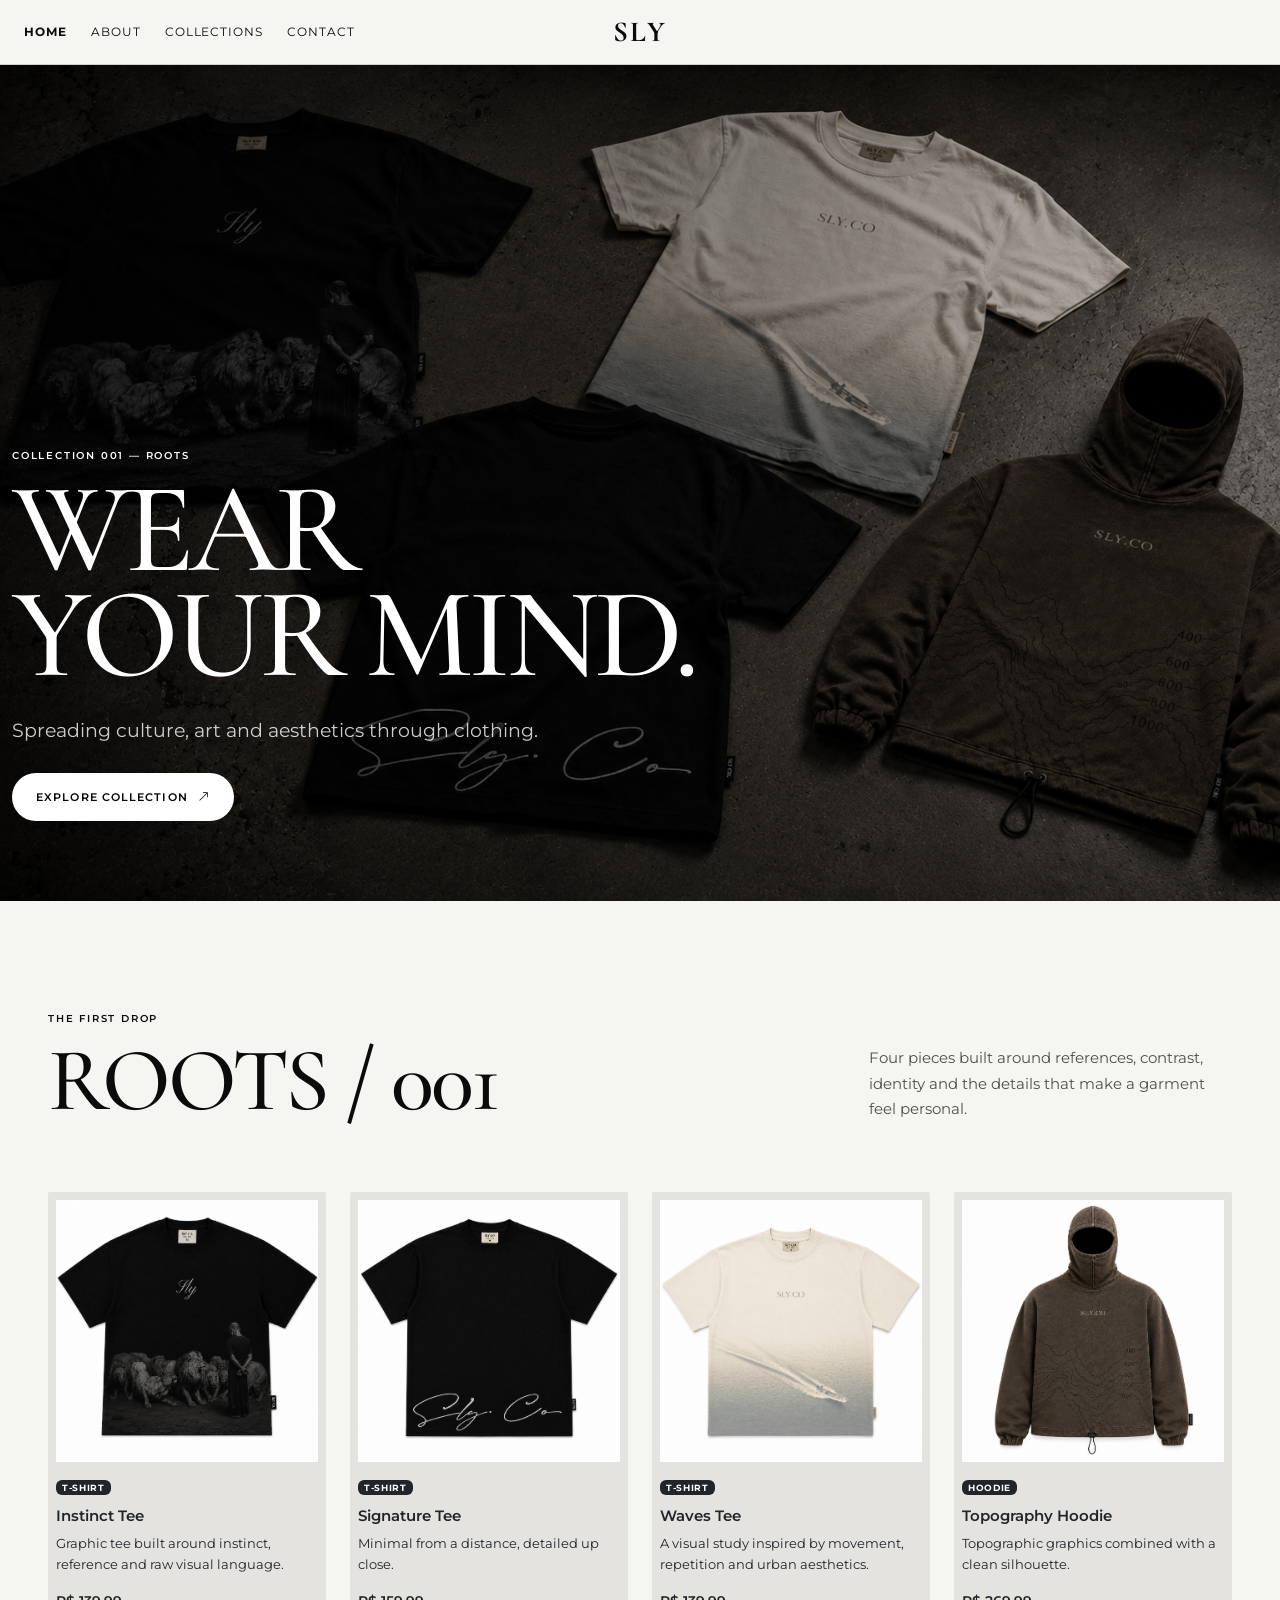
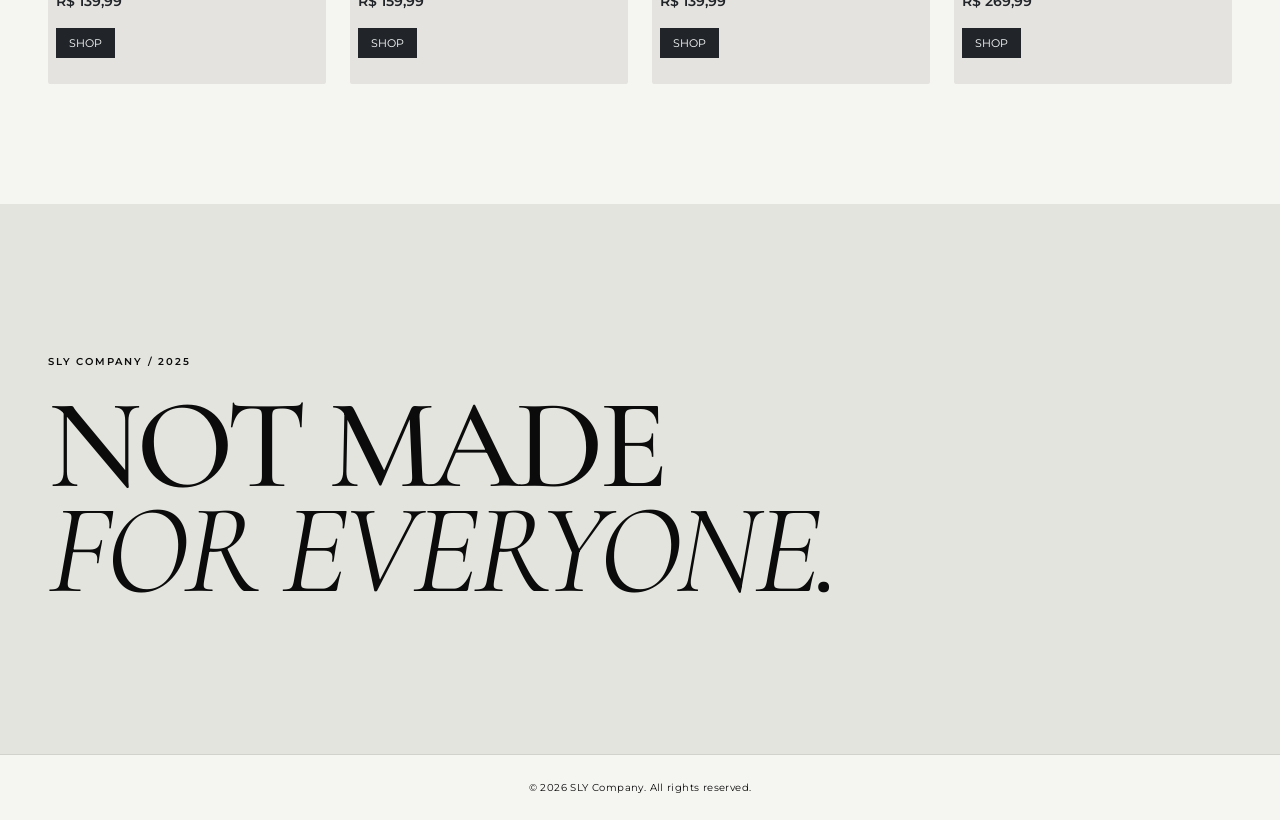
<file: index.html>
<!DOCTYPE html>
<html lang="en">
	<head>
		<meta charset="utf-8"/>
		<meta content="width=device-width, initial-scale=1.0" name="viewport"/>
		<meta content="SLY Company — spreading culture and aesthetics." name="description"/>
		<title>SLY Company</title>
		<link href="https://fonts.googleapis.com" rel="preconnect"/>
		<link crossorigin="" href="https://fonts.gstatic.com" rel="preconnect"/>
		<link href="https://fonts.googleapis.com/css2?family=Cormorant+Garamond:wght@400;500;600;700&amp;family=Montserrat:wght@300;400;500;600;700&amp;display=swap" rel="stylesheet"/>
		<link href="https://cdn.jsdelivr.net/npm/bootstrap@5.3.3/dist/css/bootstrap.min.css" rel="stylesheet"/>
		<link href="https://cdn.jsdelivr.net/npm/bootstrap-icons@1.11.3/font/bootstrap-icons.css" rel="stylesheet"/>
		<link href="css/common.css" rel="stylesheet"/>
		<link href="css/index.css" rel="stylesheet"/>
	</head>
	<body>
		<!-- NAVBAR -->
		<header class="site-header">
			<nav class="navbar academic-navbar">
				<div class="container-fluid px-3 px-lg-4">
					<a class="navbar-brand sly-logo" href="index.html">SLY</a>
					<ul class="navbar-nav academic-nav">
						<li class="nav-item">
							<a class="nav-link active" href="index.html">Home</a>
						</li>
						<li class="nav-item">
							<a class="nav-link" href="about.html">About</a>
						</li>
						<li class="nav-item">
							<a class="nav-link" href="items.html">Collections</a>
						</li>
						<li class="nav-item">
							<a class="nav-link" href="contact.html">Contact</a>
						</li>
					</ul>
				</div>
			</nav>
		</header>
		<main>
			<!-- HERO -->
			<section class="hero">
				<div class="hero-overlay">
				</div>
				<div class="container-fluid hero-container">
					<div class="hero-content">
						<p class="eyebrow hero-eyebrow">COLLECTION 001 — ROOTS</p>
						<h1>
							WEAR
							<br/>
							YOUR MIND.
						</h1>
						<p class="hero-description">Spreading culture, art and aesthetics through clothing.</p>
						<a class="sly-button sly-button-light" href="items.html">
							EXPLORE COLLECTION
							<i class="bi bi-arrow-up-right">
							</i>
						</a>
					</div>
				</div>
			</section>
			<!-- COLLECTION INTRO -->
			<section class="section collection-intro">
				<div class="container-fluid px-4 px-lg-5">
					<div class="row align-items-end g-5">
						<div class="col-lg-8">
							<p class="eyebrow">THE FIRST DROP</p>
							<h2 class="section-title">ROOTS / 001</h2>
						</div>
						<div class="col-lg-4">
							<p class="section-description">Four pieces built around references, contrast, identity and the details that make a garment feel personal.</p>
						</div>
					</div>
				</div>
			</section>
			<!-- PRODUTOS -->
			<section class="featured-products">
				<div class="container-fluid px-4 px-lg-5">
					<div class="row g-4" id="featured-products">
						<div class="col-12 col-sm-6 col-lg-3">
							<article class="card product-card h-100">
								<div class="product-images">
									<img class="product-front" src="images/Instinct001.png" alt="Instinct Tee — front">
									<img class="product-back" src="images/Instinct001Back.png" alt="Instinct Tee — back">
								</div>
								<div class="card-body">
									<span class="badge text-bg-dark">T-SHIRT</span>
									<h3 class="card-title">Instinct Tee</h3>
									<p class="card-text">Graphic tee built around instinct, reference and raw visual language.</p>
									<p class="product-price">R$ 139,99</p>
									<a class="btn btn-dark" href="">Shop</a>
								</div>
							</article>
						</div>
						<div class="col-12 col-sm-6 col-lg-3">
							<article class="card product-card h-100">
								<div class="product-images">
									<img class="product-front" src="images/Signature001.png" alt="Signature Tee — front">
									<img class="product-back" src="images/Signature001Back.png" alt="Signature Tee — back">
								</div>
								<div class="card-body">
									<span class="badge text-bg-dark">T-SHIRT</span>
									<h3 class="card-title">Signature Tee</h3>
									<p class="card-text">Minimal from a distance, detailed up close.</p>
									<p class="product-price">R$ 159,99</p>
									<a class="btn btn-dark" href="">Shop</a>
								</div>
							</article>
						</div>
						<div class="col-12 col-sm-6 col-lg-3">
							<article class="card product-card h-100">
								<div class="product-images">
									<img class="product-front" src="images/Waves001.png" alt="Waves Tee — front">
									<img class="product-back" src="images/Waves001Back.png" alt="Waves Tee — back">
								</div>
								<div class="card-body">
									<span class="badge text-bg-dark">T-SHIRT</span>
									<h3 class="card-title">Waves Tee</h3>
									<p class="card-text">A visual study inspired by movement, repetition and urban aesthetics.</p>
									<p class="product-price">R$ 139,99</p>
									<a class="btn btn-dark" href="">Shop</a>
								</div>
							</article>
						</div>
						<div class="col-12 col-sm-6 col-lg-3">
							<article class="card product-card h-100">
								<div class="product-images">
									<img class="product-front" src="images/Topography001.png" alt="Topography Hoodie — front">
									<img class="product-back" src="images/Topography001Back.png" alt="Topography Hoodie — back">
								</div>
								<div class="card-body">
									<span class="badge text-bg-dark">HOODIE</span>
									<h3 class="card-title">Topography Hoodie</h3>
									<p class="card-text">Topographic graphics combined with a clean silhouette.</p>
									<p class="product-price">R$ 269,99</p>
									<a class="btn btn-dark" href="">Shop</a>
								</div>
							</article>
						</div>
					</div>
				</div>
			</section>
			<!-- STATEMENT -->
			<section class="statement-section">
				<div class="container-fluid px-4 px-lg-5">
					<p class="eyebrow">SLY COMPANY / 2025</p>
					<h2>
						NOT MADE
						<br/>
						<em>FOR EVERYONE.</em>
					</h2>
				</div>
			</section>
		</main>
		<footer class="site-footer">© 2026 SLY Company. All rights reserved.</footer>
	</body>
</html>
</file>
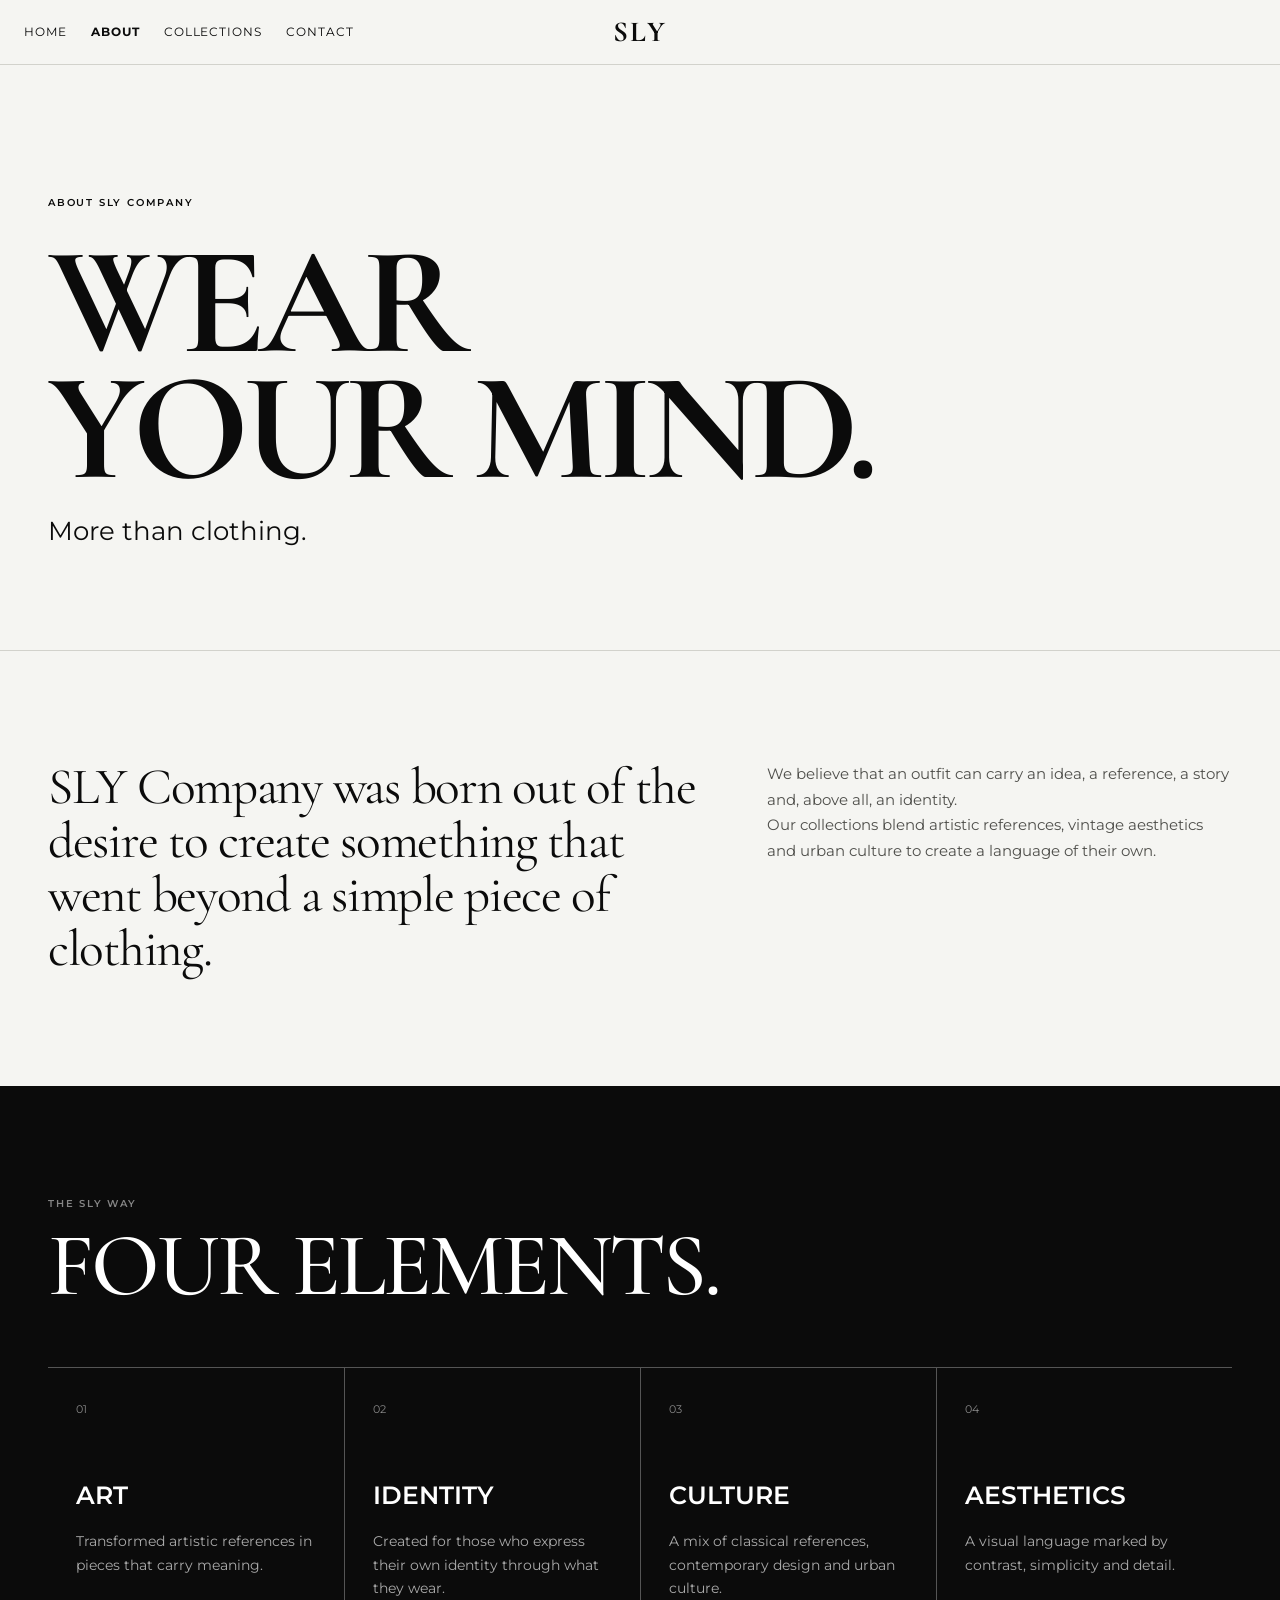
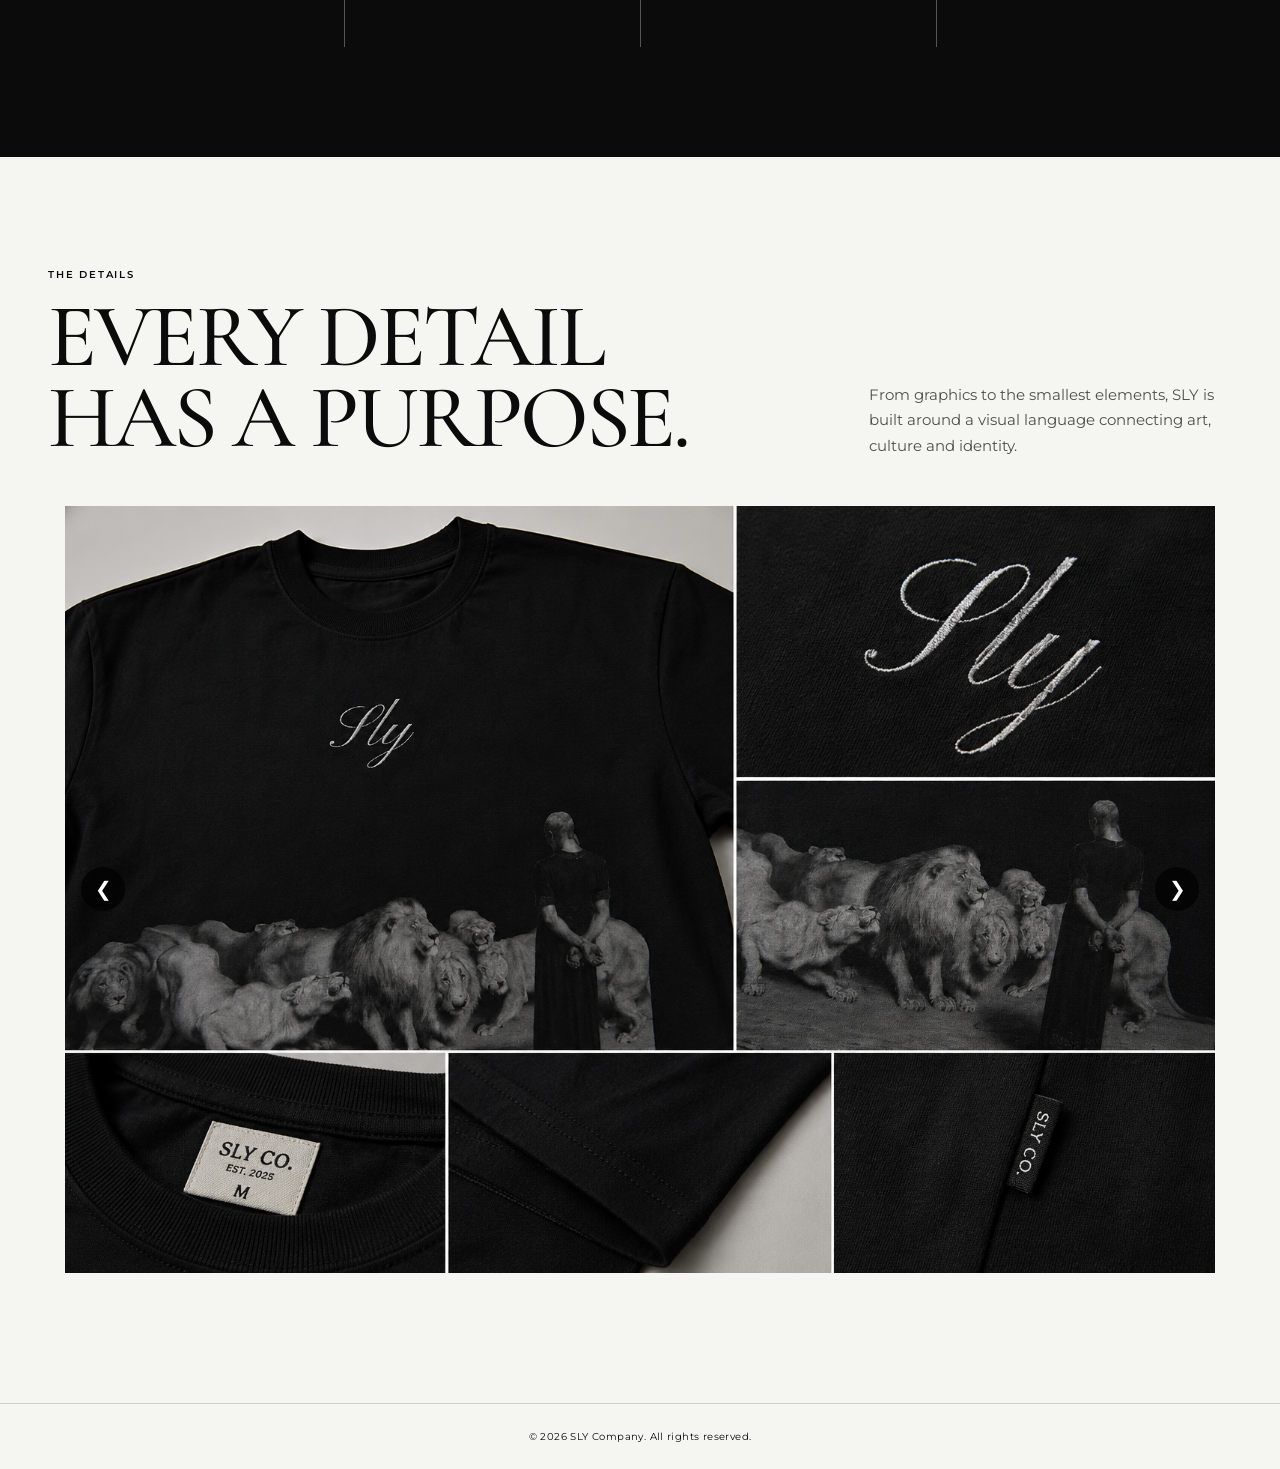
<file: about.html>
<!DOCTYPE html>
<html lang="en">
	<head>
		<meta charset="utf-8"/>
		<meta content="width=device-width, initial-scale=1.0" name="viewport"/>
		<meta content="Learn more about SLY Company." name="description"/>
		<title>About — SLY Company</title>
		<link href="https://fonts.googleapis.com" rel="preconnect"/>
		<link crossorigin="" href="https://fonts.gstatic.com" rel="preconnect"/>
		<link href="https://fonts.googleapis.com/css2?family=Cormorant+Garamond:wght@400;500;600;700&amp;family=Montserrat:wght@300;400;500;600;700&amp;display=swap" rel="stylesheet"/>
		<link href="https://cdn.jsdelivr.net/npm/bootstrap@5.3.3/dist/css/bootstrap.min.css" rel="stylesheet"/>
		<link href="https://cdn.jsdelivr.net/npm/bootstrap-icons@1.11.3/font/bootstrap-icons.css" rel="stylesheet"/>
		<link href="css/common.css" rel="stylesheet"/>
		<link href="css/about.css" rel="stylesheet"/>
	</head>
	<body>
		<!-- NAVBAR -->
		<header class="site-header">
			<nav class="navbar academic-navbar">
				<div class="container-fluid px-3 px-lg-4">
					<a class="navbar-brand sly-logo" href="index.html">SLY</a>
					<ul class="navbar-nav academic-nav">
						<li class="nav-item">
							<a class="nav-link" href="index.html">Home</a>
						</li>
						<li class="nav-item">
							<a class="nav-link active" href="about.html">About</a>
						</li>
						<li class="nav-item">
							<a class="nav-link" href="items.html">Collections</a>
						</li>
						<li class="nav-item">
							<a class="nav-link" href="contact.html">Contact</a>
						</li>
					</ul>
				</div>
			</nav>
		</header>
		<main>
			<!-- ABOUT HERO -->
			<section class="editorial-hero">
				<div class="container-fluid px-4 px-lg-5">
					<p class="eyebrow">ABOUT SLY COMPANY</p>
					<h1 class="editorial-title">
						WEAR
						<br/>
						YOUR MIND.
					</h1>
					<p class="editorial-subtitle">More than clothing.</p>
				</div>
			</section>
			<!-- ABOUT TEXT -->
			<section class="section about-text">
				<div class="container-fluid px-4 px-lg-5">
					<div class="row g-5">
						<div class="col-lg-7">
							<p class="large-copy">SLY Company was born out of the desire to create something that went beyond a simple piece of clothing.</p>
						</div>
						<div class="col-lg-5">
							<p class="section-description">We believe that an outfit can carry an idea, a reference, a story and, above all, an identity.</p>
							<p class="section-description">Our collections blend artistic references, vintage aesthetics and urban culture to create a language of their own.</p>
						</div>
					</div>
				</div>
			</section>
			<!-- SLY WAY -->
			<section class="sly-way">
				<div class="container-fluid px-4 px-lg-5">
					<p class="eyebrow text-white-50">THE SLY WAY</p>
					<h2 class="section-title text-white">FOUR ELEMENTS.</h2>
					<div class="row g-0 manifesto-grid">
						<div class="col-md-6 col-lg-3 manifesto-item">
							<span>01</span>
							<h3>ART</h3>
							<p>Transformed artistic references in pieces that carry meaning.</p>
						</div>
						<div class="col-md-6 col-lg-3 manifesto-item">
							<span>02</span>
							<h3>IDENTITY</h3>
							<p>Created for those who express their own identity through what they wear.</p>
						</div>
						<div class="col-md-6 col-lg-3 manifesto-item">
							<span>03</span>
							<h3>CULTURE</h3>
							<p>A mix of classical references, contemporary design and urban culture.</p>
						</div>
						<div class="col-md-6 col-lg-3 manifesto-item">
							<span>04</span>
							<h3>AESTHETICS</h3>
							<p>A visual language marked by contrast, simplicity and detail.</p>
						</div>
					</div>
				</div>
			</section>
			<!-- DETAILS -->
			<section class="section details-section">
				<div class="container-fluid px-4 px-lg-5">
					<div class="row align-items-end g-5 mb-5">
						<div class="col-lg-8">
							<p class="eyebrow">THE DETAILS</p>
							<h2 class="section-title">
								EVERY DETAIL
								<br/>
								HAS A PURPOSE.
							</h2>
						</div>
						<div class="col-lg-4">
							<p class="section-description">From graphics to the smallest elements, SLY is built around a visual language connecting art, culture and identity.</p>
						</div>
					</div>
					<div class="details-carousel">
						<div class="details-slide" id="detail-1">
							<img src="images/Details_Instinct001.png" alt="Instinct Tee details">
							<a class="details-arrow details-prev" href="#detail-4" aria-label="Imagem anterior">&#10094;</a>
							<a class="details-arrow details-next" href="#detail-2" aria-label="Próxima imagem">&#10095;</a>
						</div>
						<div class="details-slide" id="detail-2">
							<img src="images/Details_Signature001.png" alt="Signature Tee details">
							<a class="details-arrow details-prev" href="#detail-1" aria-label="Imagem anterior">&#10094;</a>
							<a class="details-arrow details-next" href="#detail-3" aria-label="Próxima imagem">&#10095;</a>
						</div>
						<div class="details-slide" id="detail-3">
							<img src="images/Details_Waves001.png" alt="Waves Tee details">
							<a class="details-arrow details-prev" href="#detail-2" aria-label="Imagem anterior">&#10094;</a>
							<a class="details-arrow details-next" href="#detail-4" aria-label="Próxima imagem">&#10095;</a>
						</div>
						<div class="details-slide" id="detail-4">
							<img src="images/Details_Topography001.png" alt="Topography Hoodie details">
							<a class="details-arrow details-prev" href="#detail-3" aria-label="Imagem anterior">&#10094;</a>
							<a class="details-arrow details-next" href="#detail-1" aria-label="Próxima imagem">&#10095;</a>
						</div>
					</div>
				</div>
			</section>
		</main>
		<footer class="site-footer">© 2026 SLY Company. All rights reserved.</footer>
	</body>
</html>
</file>
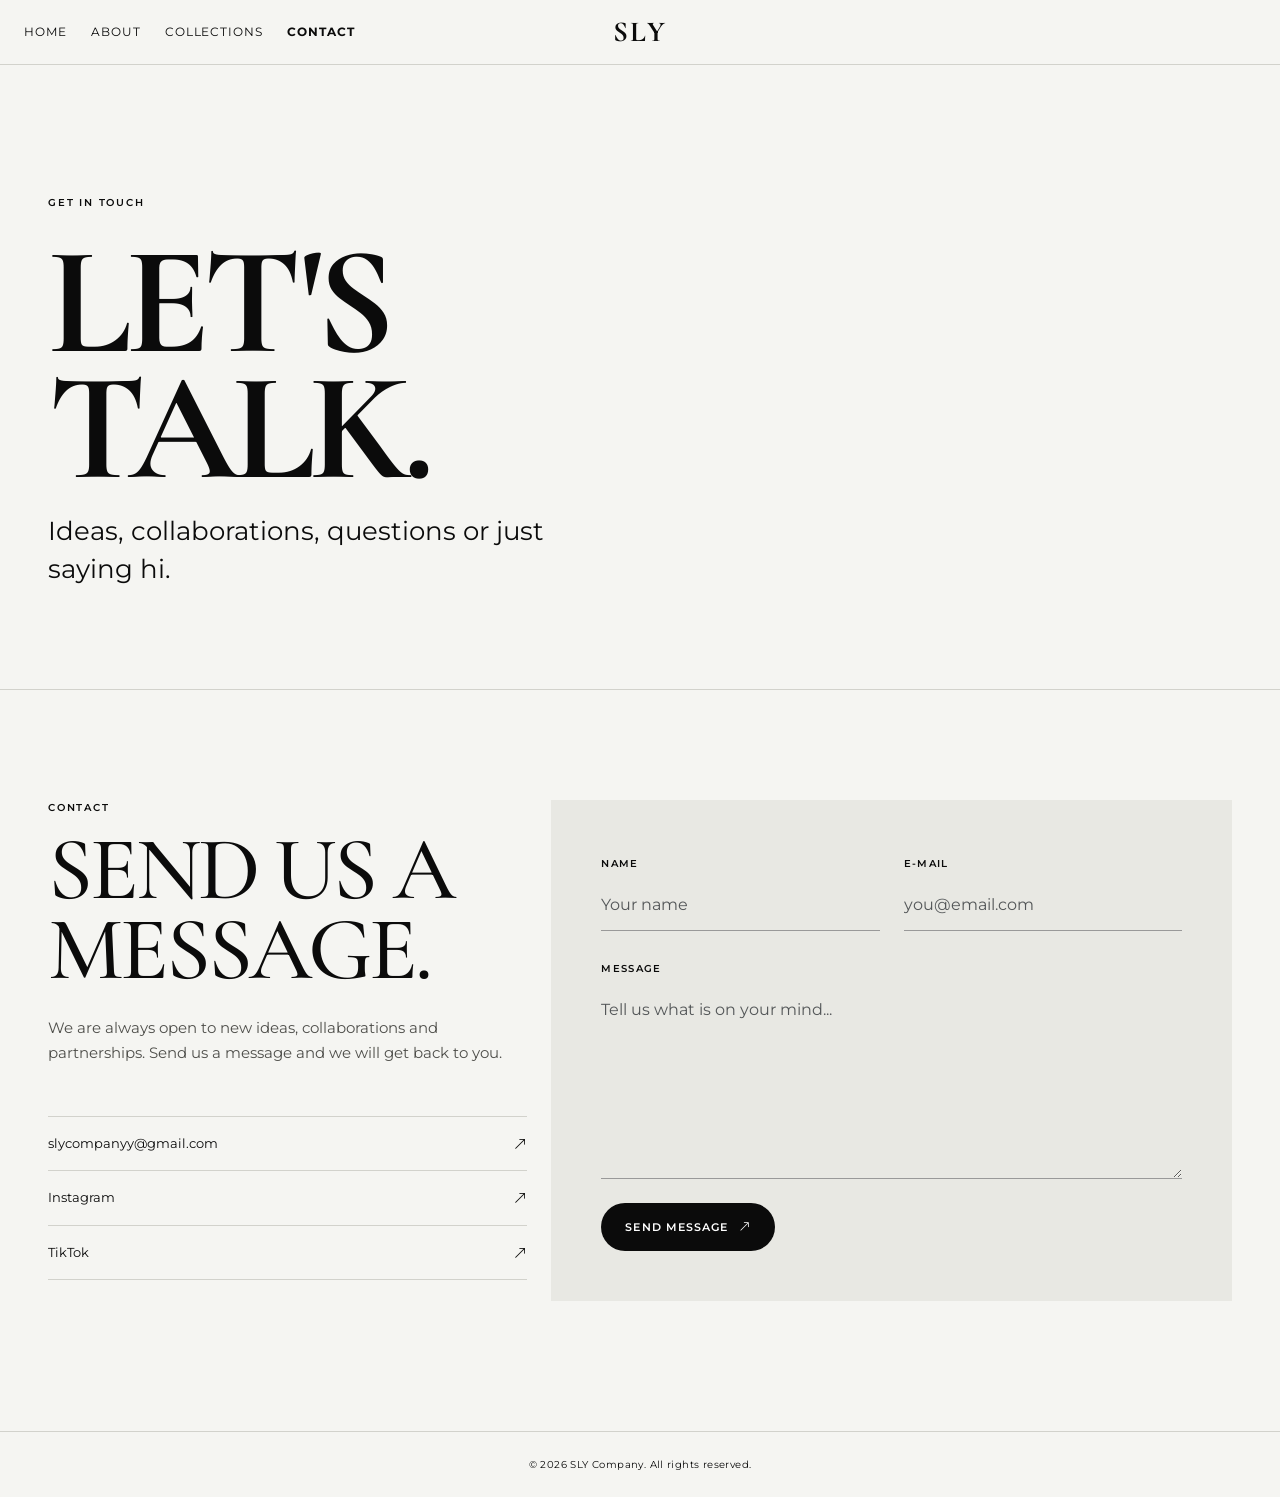
<file: contact.html>
<!DOCTYPE html>
<html lang="en">
	<head>
		<meta charset="utf-8"/>
		<meta content="width=device-width, initial-scale=1.0" name="viewport"/>
		<meta content="Contact SLY Company." name="description"/>
		<title>Contact — SLY Company</title>
		<link href="https://fonts.googleapis.com" rel="preconnect"/>
		<link crossorigin="" href="https://fonts.gstatic.com" rel="preconnect"/>
		<link href="https://fonts.googleapis.com/css2?family=Cormorant+Garamond:wght@400;500;600;700&amp;family=Montserrat:wght@300;400;500;600;700&amp;display=swap" rel="stylesheet"/>
		<link href="https://cdn.jsdelivr.net/npm/bootstrap@5.3.3/dist/css/bootstrap.min.css" rel="stylesheet"/>
		<link href="https://cdn.jsdelivr.net/npm/bootstrap-icons@1.11.3/font/bootstrap-icons.css" rel="stylesheet"/>
		<link href="css/common.css" rel="stylesheet"/>
		<link href="css/contact.css" rel="stylesheet"/>
	</head>
	<body>
		<!-- NAVBAR -->
		<header class="site-header">
			<nav class="navbar academic-navbar">
				<div class="container-fluid px-3 px-lg-4">
					<a class="navbar-brand sly-logo" href="index.html">SLY</a>
					<ul class="navbar-nav academic-nav">
						<li class="nav-item">
							<a class="nav-link" href="index.html">Home</a>
						</li>
						<li class="nav-item">
							<a class="nav-link" href="about.html">About</a>
						</li>
						<li class="nav-item">
							<a class="nav-link" href="items.html">Collections</a>
						</li>
						<li class="nav-item">
							<a class="nav-link active" href="contact.html">Contact</a>
						</li>
					</ul>
				</div>
			</nav>
		</header>
		<main>
			<!-- CONTACT HEADER -->
			<section class="editorial-hero contact-header">
				<div class="container-fluid px-4 px-lg-5">
					<p class="eyebrow">GET IN TOUCH</p>
					<h1 class="editorial-title">
						LET'S
						<br/>
						TALK.
					</h1>
					<p class="editorial-subtitle">Ideas, collaborations, questions or just saying hi.</p>
				</div>
			</section>
			<!-- CONTACT -->
			<section class="section contact-section">
				<div class="container-fluid px-4 px-lg-5">
					<div class="row gx-4 gy-5">
						<div class="col-lg-5">
							<p class="eyebrow">CONTACT</p>
							<h2 class="section-title">
								SEND US A
								<br/>
								MESSAGE.
							</h2>
							<p class="section-description mt-4">We are always open to new ideas, collaborations and partnerships. Send us a message and we will get back to you.</p>
							<div class="contact-links">
								<a href="mailto:slycompanyy@gmail.com">
									slycompanyy@gmail.com
									<i class="bi bi-arrow-up-right">
									</i>
								</a>
								<a href="https://www.instagram.com/slycompanyy/" rel="noopener noreferrer" target="_blank">
									Instagram
									<i class="bi bi-arrow-up-right">
									</i>
								</a>
								<a href="https://www.tiktok.com/@sly.company" rel="noopener noreferrer" target="_blank">
									TikTok
									<i class="bi bi-arrow-up-right">
									</i>
								</a>
							</div>
						</div>
						<div class="col-lg-7">
							<form action="mailto:slycompanyy@gmail.com" class="sly-form" enctype="text/plain" id="contact-form" method="post">
								<div class="row g-4">
									<div class="col-md-6">
										<label class="form-label" for="name">NAME</label>
										<input class="form-control" id="name" name="name" placeholder="Your name" required="" type="text"/>
									</div>
									<div class="col-md-6">
										<label class="form-label" for="email">E-MAIL</label>
										<input class="form-control" id="email" name="email" placeholder="you@email.com" required="" type="email"/>
									</div>
									<div class="col-12">
										<label class="form-label" for="message">MESSAGE</label>
										<textarea class="form-control" id="message" name="message" placeholder="Tell us what is on your mind..." required="" rows="7"></textarea>
									</div>
									<div class="col-12">
										<button class="sly-submit" type="submit">
											SEND MESSAGE
											<i class="bi bi-arrow-up-right">
											</i>
										</button>
									</div>
								</div>
							</form>
						</div>
					</div>
				</div>
			</section>
		</main>
		<footer class="site-footer">© 2026 SLY Company. All rights reserved.</footer>
	</body>
</html>
</file>
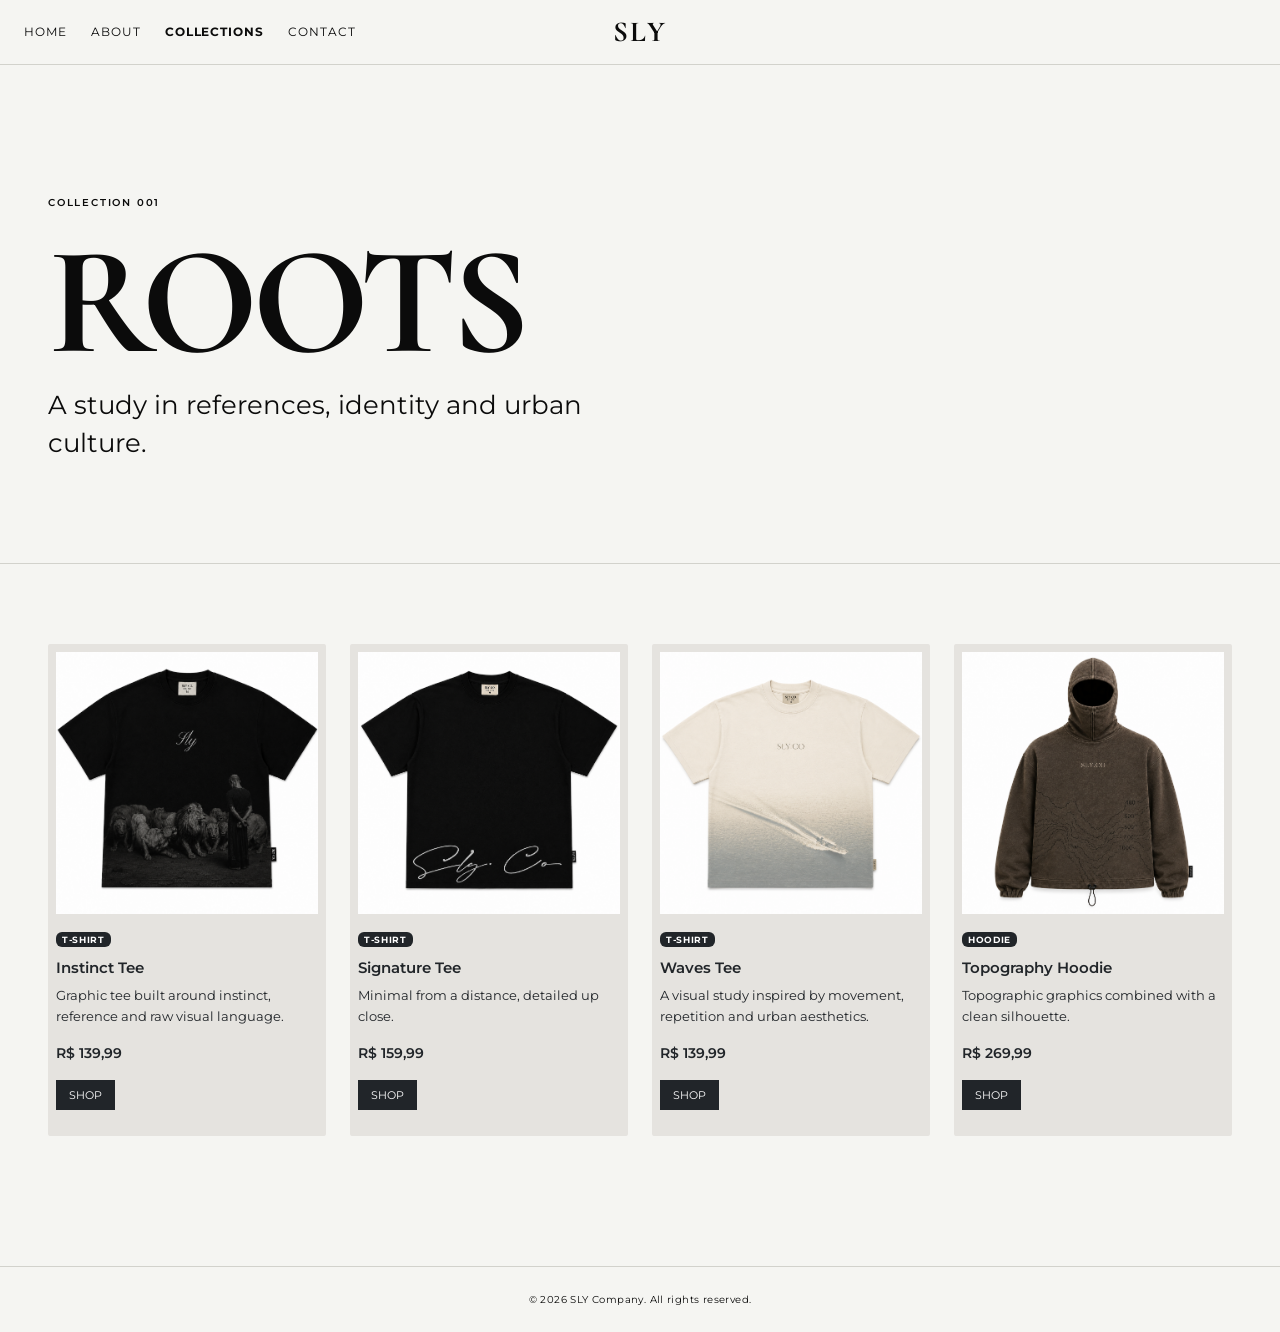
<file: items.html>
<!DOCTYPE html>
<html lang="en">
	<head>
		<meta charset="utf-8"/>
		<meta content="width=device-width, initial-scale=1.0" name="viewport"/>
		<meta content="SLY Company — Collection 001 Roots." name="description"/>
		<title>Collection — SLY Company</title>
		<link href="https://fonts.googleapis.com" rel="preconnect"/>
		<link crossorigin="" href="https://fonts.gstatic.com" rel="preconnect"/>
		<link href="https://fonts.googleapis.com/css2?family=Cormorant+Garamond:wght@400;500;600;700&amp;family=Montserrat:wght@300;400;500;600;700&amp;display=swap" rel="stylesheet"/>
		<link href="https://cdn.jsdelivr.net/npm/bootstrap@5.3.3/dist/css/bootstrap.min.css" rel="stylesheet"/>
		<link href="https://cdn.jsdelivr.net/npm/bootstrap-icons@1.11.3/font/bootstrap-icons.css" rel="stylesheet"/>
		<link href="css/common.css" rel="stylesheet"/>
		<link href="css/items.css" rel="stylesheet"/>
	</head>
	<body>
		<!-- NAVBAR -->
		<header class="site-header">
			<nav class="navbar academic-navbar">
				<div class="container-fluid px-3 px-lg-4">
					<a class="navbar-brand sly-logo" href="index.html">SLY</a>
					<ul class="navbar-nav academic-nav">
						<li class="nav-item">
							<a class="nav-link" href="index.html">Home</a>
						</li>
						<li class="nav-item">
							<a class="nav-link" href="about.html">About</a>
						</li>
						<li class="nav-item">
							<a class="nav-link active" href="items.html">Collections</a>
						</li>
						<li class="nav-item">
							<a class="nav-link" href="contact.html">Contact</a>
						</li>
					</ul>
				</div>
			</nav>
		</header>
		<main>
			<!-- COLLECTION HEADER -->
			<section class="editorial-hero collection-header">
				<div class="container-fluid px-4 px-lg-5">
					<p class="eyebrow">COLLECTION 001</p>
					<h1 class="editorial-title">ROOTS</h1>
					<p class="editorial-subtitle">A study in references, identity and urban culture.</p>
				</div>
			</section>
			<!-- PRODUTOS -->
			<section class="section products-section">
				<div class="container-fluid px-4 px-lg-5">
					<div class="row g-4" id="products-grid">
						<div class="col-12 col-sm-6 col-lg-3">
							<article class="card product-card h-100">
								<div class="product-images">
									<img class="product-front" src="images/Instinct001.png" alt="Instinct Tee — front">
									<img class="product-back" src="images/Instinct001Back.png" alt="Instinct Tee — back">
								</div>
								<div class="card-body">
									<span class="badge text-bg-dark">T-SHIRT</span>
									<h3 class="card-title">Instinct Tee</h3>
									<p class="card-text">Graphic tee built around instinct, reference and raw visual language.</p>
									<p class="product-price">R$ 139,99</p>
									<a class="btn btn-dark" href="">Shop</a>
								</div>
							</article>
						</div>
						<div class="col-12 col-sm-6 col-lg-3">
							<article class="card product-card h-100">
								<div class="product-images">
									<img class="product-front" src="images/Signature001.png" alt="Signature Tee — front">
									<img class="product-back" src="images/Signature001Back.png" alt="Signature Tee — back">
								</div>
								<div class="card-body">
									<span class="badge text-bg-dark">T-SHIRT</span>
									<h3 class="card-title">Signature Tee</h3>
									<p class="card-text">Minimal from a distance, detailed up close.</p>
									<p class="product-price">R$ 159,99</p>
									<a class="btn btn-dark" href="">Shop</a>
								</div>
							</article>
						</div>
						<div class="col-12 col-sm-6 col-lg-3">
							<article class="card product-card h-100">
								<div class="product-images">
									<img class="product-front" src="images/Waves001.png" alt="Waves Tee — front">
									<img class="product-back" src="images/Waves001Back.png" alt="Waves Tee — back">
								</div>
								<div class="card-body">
									<span class="badge text-bg-dark">T-SHIRT</span>
									<h3 class="card-title">Waves Tee</h3>
									<p class="card-text">A visual study inspired by movement, repetition and urban aesthetics.</p>
									<p class="product-price">R$ 139,99</p>
									<a class="btn btn-dark" href="">Shop</a>
								</div>
							</article>
						</div>
						<div class="col-12 col-sm-6 col-lg-3">
							<article class="card product-card h-100">
								<div class="product-images">
									<img class="product-front" src="images/Topography001.png" alt="Topography Hoodie — front">
									<img class="product-back" src="images/Topography001Back.png" alt="Topography Hoodie — back">
								</div>
								<div class="card-body">
									<span class="badge text-bg-dark">HOODIE</span>
									<h3 class="card-title">Topography Hoodie</h3>
									<p class="card-text">Topographic graphics combined with a clean silhouette.</p>
									<p class="product-price">R$ 269,99</p>
									<a class="btn btn-dark" href="">Shop</a>
								</div>
							</article>
						</div>
					</div>
				</div>
			</section>
		</main>
		<footer class="site-footer">© 2026 SLY Company. All rights reserved.</footer>
	</body>
</html>
</file>
<file: css/common.css>
/* CONFIGURACOES GERAIS */
:root {
	--black: #0b0b0b; /* Cor principal dos textos e fundos escuros. */
	--white: #f5f5f2; /* Fundo claro do site. */
	--gray: #6d6d68; /* Cor secundaria para textos. */
	--line: #d2d2cc; /* Cor das bordas sutis. */
	--display: "Cormorant Garamond", Georgia, serif; /* Fonte dos titulos. */
	--body: "Montserrat", Arial, sans-serif; /* Fonte dos textos comuns. */
}
/* RESET E PADROES */
* {
	box-sizing: border-box; /* Inclui padding e bordas no tamanho dos elementos. */
}
body {
	margin: 0; /* Remove a margem padrao do navegador. */
	background: var(--white); /* Mantem o fundo claro em todas as paginas. */
	color: var(--black); /* Define a cor padrao do texto. */
	font-family: var(--body); /* Aplica a fonte principal do site. */
	overflow-x: hidden; /* Evita rolagem horizontal acidental. */
}
img {
	max-width: 100%; /* Impede imagens de ultrapassarem o elemento pai. */
}
a {
	color: inherit; /* Usa a cor do contexto. */
	text-decoration: none; /* Remove o sublinhado padrao dos links. */
}
button, input, textarea {
	font: inherit; /* Mantem a tipografia consistente nos controles. */
}
/* CABECALHO E NAVEGACAO */
.site-header {
	position: sticky; /* Mantem a navegacao visivel durante a rolagem. */
	top: 0; /* Fixa o cabecalho no topo. */
	z-index: 10; /* Sobrepoe o conteudo que passa por baixo. */
	background: rgba(245, 245, 242, .96); /* Mantem o fundo levemente translucido. */
	border-bottom: 1px solid var(--line); /* Separa o cabecalho do conteudo. */
	backdrop-filter: blur(12px); /* Suaviza o conteudo que fica atras do cabecalho. */
}
.academic-navbar, .academic-navbar .container-fluid {
	min-height: 64px; /* Mantem uma altura consistente para a navegacao. */
}
.academic-navbar {
	padding: 0; /* Remove o espacamento vertical padrao do Bootstrap. */
}
.academic-navbar .container-fluid {
	display: flex; /* Organiza logo e links na mesma linha. */
	align-items: center; /* Alinha os itens verticalmente. */
	justify-content: space-between; /* Distribui os itens pelo cabecalho. */
	position: relative; /* Serve de referencia para centralizar a marca. */
}
.sly-logo {
	position: absolute; /* Permite centralizar a marca independentemente dos links. */
	left: 50%; /* Move a marca para o centro horizontal. */
	transform: translateX(-50%); /* Corrige o centro usando a largura da marca. */
	font-family: var(--display); /* Usa a fonte editorial da marca. */
	font-size: 29px; /* Define o tamanho da marca no cabecalho. */
	font-weight: 700; /* Destaca a marca. */
	letter-spacing: 2px; /* Da respiro entre as letras. */
	color: var(--black); /* Mantem a marca preta. */
}
.academic-nav {
	display: flex; /* Mantem os links em linha no desktop. */
	flex-direction: row; /* Organiza os links horizontalmente. */
	gap: 24px; /* Separa os links da navegacao. */
	margin: 0; /* Remove a margem padrao da lista. */
	padding: 0; /* Remove o recuo padrao da lista. */
	list-style: none; /* Remove marcadores da lista. */
}
.nav-link {
	padding: 8px 0 !important; /* Padroniza a area dos links. */
	color: var(--black) !important; /* Mantem os links na cor da marca. */
	font-size: 12px; /* Mantem os links discretos. */
	font-weight: 400; /* Usa peso normal nos links inativos. */
	letter-spacing: .08em; /* Espaca as letras dos links. */
	text-transform: uppercase; /* Exibe os links em maiusculas. */
	transition: font-weight .2s ease; /* Suaviza a mudanca de peso no hover. */
}
.nav-link:hover, .nav-link.active {
	font-weight: 700; /* Destaca o link sob o mouse ou da pagina atual. */
}
/* ELEMENTOS COMPARTILHADOS */
.section {
	padding: 110px 0; /* Define o espacamento vertical das secoes. */
}
.eyebrow {
	margin: 0 0 15px; /* Separa o pequeno rotulo do conteudo seguinte. */
	font-size: 10px; /* Mantem o rotulo discreto. */
	font-weight: 600; /* Da destaque ao rotulo. */
	letter-spacing: .18em; /* Aplica o estilo editorial da marca. */
	text-transform: uppercase; /* Exibe o rotulo em maiusculas. */
}
.section-title {
	margin: 0; /* Remove margens padrao dos titulos de secao. */
	font-family: var(--display); /* Aplica a fonte editorial. */
	font-size: clamp(50px, 7vw, 105px); /* Ajusta o titulo conforme a largura da tela. */
	font-weight: 500; /* Mantem o titulo elegante e leve. */
	line-height: .9; /* Aproxima as linhas do titulo. */
	letter-spacing: -.035em; /* Aproxima levemente as letras. */
}
.section-description {
	margin: 0; /* Remove a margem padrao do paragrafo. */
	color: #4f4f4b; /* Diferencia o texto secundario do texto principal. */
	font-size: 15px; /* Define o tamanho do texto descritivo. */
	line-height: 1.7; /* Melhora a leitura dos paragrafos. */
}
.editorial-hero {
	padding: 130px 0 100px; /* Cria espaco ao redor do titulo editorial. */
	border-bottom: 1px solid var(--line); /* Separa o topo da pagina do conteudo. */
}
.editorial-title {
	margin: 30px 0 20px; /* Separa o titulo dos textos ao redor. */
	font-family: var(--display); /* Usa a fonte de destaque da marca. */
	font-size: clamp(70px, 12vw, 180px); /* Redimensiona o titulo entre telas. */
	font-weight: 700; /* Destaca o titulo principal. */
	line-height: .82; /* Mantem o titulo compacto. */
	letter-spacing: -.045em; /* Reforca o visual editorial. */
}
.editorial-subtitle {
	margin: 0; /* Remove a margem padrao do subtitulo. */
	font-size: clamp(18px, 2vw, 30px); /* Adapta o subtitulo ao tamanho da tela. */
}
.large-copy {
	margin: 0; /* Remove a margem padrao do texto em destaque. */
	font-family: var(--display); /* Usa a fonte editorial. */
	font-size: clamp(35px, 4vw, 65px); /* Ajusta o texto em destaque conforme a tela. */
	line-height: 1.05; /* Mantem as linhas proximas. */
	letter-spacing: -.025em; /* Aproxima levemente as letras. */
}
/* BOTOES */
.sly-button, .sly-submit {
	display: inline-flex; /* Alinha texto e icone lado a lado. */
	align-items: center; /* Centraliza o conteudo verticalmente. */
	gap: 10px; /* Separa texto e icone. */
	padding: 16px 24px; /* Define a area clicavel. */
	border: 0; /* Remove a borda padrao. */
	border-radius: 50px; /* Arredonda as extremidades. */
	font-size: 11px; /* Mantem o texto do botao compacto. */
	font-weight: 600; /* Destaca o texto do botao. */
	letter-spacing: .1em; /* Aplica o estilo tipografico da marca. */
	text-transform: uppercase; /* Exibe o texto em maiusculas. */
	transition: transform .3s ease, background .3s ease, color .3s ease; /* Suaviza os efeitos visuais. */
	cursor: pointer; /* Indica que o elemento pode ser acionado. */
}
.sly-button:hover, .sly-submit:hover {
	transform: translateY(-2px); /* Eleva levemente o botao ao passar o mouse. */
}
.sly-button-light {
	background: white; /* Cria contraste no hero escuro. */
	color: black; /* Mantem o texto legivel. */
}
.sly-button-light:hover {
	background: black; /* Inverte o fundo no hover. */
	color: white; /* Inverte a cor do texto no hover. */
}
/* CARDS E PRODUTOS */
.product-card {
	height: 100%; /* Mantem todos os cards da linha com altura igual. */
	border: 0; /* Remove a borda padrao do Bootstrap. */
	border-radius: 0; /* Mantem os cantos retos do visual editorial. */
	background: transparent; /* Integra o card ao fundo da pagina. */
}
.product-card .card-img-top {
	width: 100%; /* Faz a imagem ocupar a largura do card. */
	aspect-ratio: 4 / 5; /* Padroniza a proporcao das imagens. */
	object-fit: cover; /* Preenche a area sem distorcer a imagem. */
	background: #e9e9e6; /* Exibe um fundo neutro durante o carregamento. */
}
.product-card .card-body {
	display: flex; /* Organiza o conteudo do card em coluna. */
	flex-direction: column; /* Coloca textos e botao um abaixo do outro. */
	align-items: flex-start; /* Alinha o conteudo a esquerda. */
	padding: 18px 0; /* Espaca o conteudo em relacao a imagem. */
}
.product-card .badge {
	margin-bottom: 12px; /* Separa a categoria do nome do produto. */
	font-size: 9px; /* Mantem a categoria discreta. */
	letter-spacing: .08em; /* Aplica espacamento tipografico. */
}
.product-card .card-title {
	margin: 0 0 8px; /* Separa o nome da descricao. */
	font-size: 15px; /* Define o tamanho do nome do produto. */
	font-weight: 600; /* Destaca o nome do produto. */
}
.product-card .card-text {
	font-size: 13px; /* Mantem a descricao compacta. */
	line-height: 1.6; /* Facilita a leitura da descricao. */
}
.product-price {
	margin: 0 0 16px; /* Separa o preco do botao. */
	font-size: 14px; /* Define o tamanho do preco. */
	font-weight: 600; /* Destaca o preco. */
}
.product-card .btn {
	margin-top: auto; /* Alinha os botoes na base dos cards. */
	border-radius: 0; /* Mantem o estilo reto dos botoes de produto. */
	font-size: 11px; /* Mantem o botao discreto. */
	text-transform: uppercase; /* Padroniza o texto do botao. */
}
/* RODAPE */
.site-footer {
	padding: 25px 16px; /* Cria respiro ao redor do copyright. */
	border-top: 1px solid var(--line); /* Separa o rodape do conteudo. */
	font-size: 10px; /* Mantem o copyright discreto. */
	letter-spacing: .04em; /* Aplica um leve espaco entre letras. */
	text-align: center; /* Centraliza o copyright. */
}
/* RESPONSIVIDADE: CELULARES E TELAS PEQUENAS */
@media (max-width: 767px) {
	.academic-navbar .container-fluid {
		min-height: auto; /* Permite que a navegacao cresca se precisar quebrar linha. */
		flex-wrap: wrap; /* Permite distribuir logo e links em duas linhas. */
		justify-content: center; /* Centraliza os itens no mobile. */
		padding-top: 12px; /* Cria espaco acima da marca. */
		padding-bottom: 10px; /* Cria espaco abaixo dos links. */
	}
	.sly-logo {
		position: static; /* Retira o posicionamento absoluto da marca. */
		transform: none; /* Remove o deslocamento de centralizacao do desktop. */
		margin: 0 auto 8px; /* Centraliza a marca na primeira linha. */
		width: 100%; /* Deixa a marca em uma linha propria. */
		text-align: center; /* Centraliza o texto da marca. */
	}
	.academic-nav {
		justify-content: center; /* Centraliza os links de navegacao. */
		flex-wrap: wrap; /* Permite quebrar os links em telas estreitas. */
		gap: 8px 18px; /* Reduz o espaco entre os links no celular. */
	}
	.nav-link {
		font-size: 10px; /* Reduz o tamanho dos links em telas pequenas. */
	}
	.section {
		padding: 65px 0; /* Reduz o espaco vertical das secoes no celular. */
	}
	.editorial-hero {
		padding: 75px 0 60px; /* Reduz o espaco do topo editorial no celular. */
	}
	.editorial-title {
		font-size: clamp(58px, 17vw, 100px); /* Evita titulos grandes demais em telas estreitas. */
	}
	.section-title {
		font-size: clamp(44px, 12vw, 68px); /* Ajusta titulos de secao para o celular. */
	}
	.large-copy {
		font-size: clamp(34px, 9vw, 48px); /* Ajusta o texto grande para o celular. */
	}
	.product-card .card-body {
		padding-top: 12px; /* Reduz o espaco acima dos textos do produto. */
	}
	.sly-form {
		padding: 24px 18px; /* Evita que o formulario fique apertado no celular. */
	}
}
@media (max-width: 400px) {
	.academic-nav {
		gap: 6px 12px; /* Ajusta a navegacao em celulares muito estreitos. */
	}
	.academic-nav .nav-link {
		font-size: 9px; /* Evita que os links ocupem largura excessiva. */
	}
}
/* AJUSTES MOBILE ESPECIFICOS DAS PAGINAS */
@media (max-width: 767px) {
	.hero, .hero-container {
		min-height: 75vh; /* Evita um hero excessivamente alto no celular. */
	}
	.hero-content {
		padding-bottom: 45px; /* Ajusta a posicao do conteudo no celular. */
	}
	.statement-section {
		padding: 85px 0; /* Reduz o espaco da frase final no celular. */
	}
}
/* AJUSTES MOBILE ESPECIFICOS DAS PAGINAS */
@media (max-width: 767px) {
	.sly-way {
		padding: 70px 0; /* Reduz o espaco da secao escura no celular. */
	}
	.manifesto-grid {
		margin-top: 35px; /* Reduz o espaco acima dos elementos. */
	}
	.manifesto-item {
		min-height: auto; /* Permite que cada elemento use a altura necessaria. */
		padding: 24px 18px; /* Reduz o espacamento interno. */
		border-left: 0; /* Evita bordas laterais em colunas empilhadas. */
	}
	.manifesto-item h3 {
		margin: 30px 0 12px; /* Reduz o espaco acima do titulo do elemento. */
	}
	.details-section {
		padding-bottom: 70px; /* Reduz o espaco final da pagina. */
	}
}
/* AJUSTES MOBILE ESPECIFICOS DAS PAGINAS */
@media (max-width: 767px) {
	.products-section {
		padding: 45px 0 70px; /* Reduz o espaco ao redor dos produtos no celular. */
	}
}
/* AJUSTES MOBILE ESPECIFICOS DAS PAGINAS */
@media (max-width: 767px) {
	.contact-section {
		padding-bottom: 70px; /* Reduz o espaco inferior no celular. */
	}
	.contact-links {
		margin-top: 30px; /* Reduz a distancia dos links no celular. */
	}
}
</file>
<file: css/index.css>
/* ESTILOS EXCLUSIVOS DA PAGINA INICIAL */
.hero {
	position: relative; /* Cria a area de destaque da pagina inicial. */
	min-height: calc(100vh - 64px); /* Ocupa quase toda a altura da tela. */
	background: url("../images/Collection001Cover.png") center / cover no-repeat; /* Usa a imagem principal como fundo. */
}
.hero-overlay {
	position: absolute; /* Posiciona a camada sobre a imagem. */
	inset: 0; /* Estende a camada por toda a area do hero. */
	background: linear-gradient(90deg, rgba(0, 0, 0, .65), rgba(0, 0, 0, .12)); /* Melhora o contraste do texto. */
}
.hero-container {
	position: relative; /* Mantem o conteudo acima da camada escura. */
	display: flex; /* Permite posicionar o conteudo no fundo do hero. */
	align-items: flex-end; /* Alinha o conteudo na parte inferior. */
	min-height: calc(100vh - 64px); /* Acompanha a altura do hero. */
}
.hero-content {
	width: 100%; /* Usa toda a largura disponivel. */
	max-width: 900px; /* Evita linhas de texto muito longas. */
	padding-bottom: 80px; /* Afasta o conteudo da borda inferior. */
}
.hero-eyebrow, .hero h1 {
	color: white; /* Mantem os textos legiveis sobre a imagem escura. */
}
.hero h1, .statement-section h2 {
	margin: 0; /* Remove margens padrao dos titulos grandes. */
	font-family: var(--display); /* Aplica a fonte editorial. */
	font-size: clamp(60px, 10vw, 155px); /* Ajusta o titulo ao tamanho da tela. */
	font-weight: 500; /* Mantem o titulo elegante. */
	line-height: .82; /* Aproxima as linhas do titulo. */
	letter-spacing: -.04em; /* Aproxima levemente as letras. */
}
.hero-description {
	max-width: 550px; /* Limita a largura da descricao. */
	margin: 28px 0; /* Separa a descricao do titulo e do botao. */
	color: rgba(255, 255, 255, .8); /* Usa branco suavizado sobre a imagem. */
	font-size: clamp(15px, 1.5vw, 21px); /* Adapta o texto a tela. */
	line-height: 1.5; /* Facilita a leitura. */
}
.collection-intro {
	padding-bottom: 70px; /* Aproxima a introducao da colecao dos produtos. */
}
.featured-products {
	padding-bottom: 120px; /* Cria espaco apos os produtos em destaque. */
}
.statement-section {
	padding: 150px 0; /* Destaca a frase final da pagina. */
	background: #e4e4df; /* Diferencia visualmente a secao final. */
}
.statement-section h2 {
	margin-top: 25px; /* Separa a frase do rotulo acima. */
}
.statement-section em {
	font-weight: 400; /* Diferencia a parte em italico da frase. */
}


/* Organiza as imagens da peça no mesmo espaço. */
.product-images {
	position: relative;
	width: 100%;
	background: #e9e9e6;
}
/* Mantém as imagens na proporção original. */
.product-images img {
	display: block;
	width: 100%;
	height: auto;
}
/* Sobrepõe a imagem das costas à imagem da frente. */
.product-back {
	position: absolute;
	top: 0;
	left: 0;
	opacity: 0;
	transition: opacity 0.8s ease;
}
/* Mostra as costas ao passar o mouse sobre a peça. */
.product-images:hover .product-back {
	opacity: 1;
}
/* Esconde a frente durante a troca. */
.product-images:hover .product-front {
	opacity: 0;
}
/* Suaviza a troca da imagem da frente. */
.product-front {
	transition: opacity 0.8s ease;
}
/* Define o fundo e a estrutura do card de cada peça. */
.product-card {
	background: #e5e3df;
	border: 8px solid #e5e3df;
	border-radius: 2px;
	overflow: hidden;
}
</file>
<file: css/about.css>
/* ESTILOS EXCLUSIVOS DA PAGINA ABOUT */
.sly-way {
	padding: 110px 0; /* Cria espaco ao redor do manifesto da marca. */
	background: var(--black); /* Destaca a secao com fundo escuro. */
	color: white; /* Mantem os textos legiveis sobre o fundo escuro. */
}
.manifesto-grid {
	margin-top: 60px; /* Separa os quatro elementos do titulo da secao. */
}
.manifesto-item {
	min-height: 280px; /* Mantem altura consistente entre os elementos. */
	padding: 28px; /* Cria respiro interno nos elementos. */
	border-top: 1px solid #555; /* Marca o inicio de cada elemento. */
	border-left: 1px solid #555; /* Separa visualmente as colunas. */
}
.manifesto-item:first-child {
	border-left: 0; /* Remove a borda antes do primeiro elemento. */
}
.manifesto-item span {
	color: #888; /* Deixa a numeracao em segundo plano. */
	font-size: 11px; /* Mantem a numeracao discreta. */
}
.manifesto-item h3 {
	margin: 60px 0 20px; /* Posiciona o titulo mais abaixo da numeracao. */
	font-size: 25px; /* Define o destaque do nome do elemento. */
	font-weight: 600; /* Destaca o nome do elemento. */
}
.manifesto-item p {
	max-width: 280px; /* Evita linhas muito longas. */
	margin: 0; /* Remove a margem padrao do paragrafo. */
	color: #aaa; /* Suaviza o texto descritivo. */
	font-size: 14px; /* Define o tamanho da descricao. */
	line-height: 1.7; /* Melhora a leitura da descricao. */
}
.details-section {
	padding-bottom: 130px; /* Cria espaco apos a secao de detalhes. */
}


/* Define a área visível do carrossel. */
.details-carousel {
	position: relative;
	overflow: hidden;
	background: #e9e9e6;
	max-width: 1150px;
	margin: 0 auto;
}
/* Organiza os slides em uma faixa horizontal. */
.details-carousel .details-slide {
	display: none;
	position: relative;
}
/* Exibe o slide selecionado pelo link da seta. */
.details-carousel .details-slide:target {
	display: block;
}
/* Exibe a primeira imagem quando nenhum slide foi selecionado. */
.details-carousel:not(:has(.details-slide:target)) #detail-1 {
	display: block;
}
/* Ajusta as imagens ao espaço disponível. */
.details-slide img {
	display: block;
	width: 100%;
	height: auto;
}
/* Posiciona e estiliza as setas de navegação. */
.details-arrow {
	position: absolute;
	top: 50%;
	transform: translateY(-50%);
	display: flex;
	align-items: center;
	justify-content: center;
	width: 44px;
	height: 44px;
	border-radius: 50%;
	background: rgba(0, 0, 0, 0.7);
	color: #fff;
	text-decoration: none;
	font-size: 20px;
	transition: background 0.3s ease;
}
/* Posiciona a seta à esquerda. */
.details-prev {
	left: 16px;
}
/* Posiciona a seta à direita. */
.details-next {
	right: 16px;
}
/* Clareia as setas ao passar o mouse. */
.details-arrow:hover {
	background: #000;
	color: #fff;
}
</file>
<file: css/contact.css>
/* ESTILOS EXCLUSIVOS DA PAGINA CONTACT */
.contact-header .editorial-subtitle {
	max-width: 500px; /* Limita a largura do subtitulo de contato. */
}
.contact-section {
	padding-bottom: 130px; /* Cria espaco abaixo do formulario. */
}
.contact-links {
	margin-top: 50px; /* Separa os links de contato do texto introdutorio. */
}
.contact-links a {
	display: flex; /* Coloca o texto e o icone na mesma linha. */
	align-items: center; /* Alinha o texto e o icone verticalmente. */
	justify-content: space-between; /* Coloca o icone no lado oposto. */
	padding: 17px 0; /* Aumenta a area clicavel do link. */
	border-top: 1px solid var(--line); /* Separa cada link. */
	font-size: 13px; /* Define o tamanho dos links de contato. */
}
.contact-links a:last-child {
	border-bottom: 1px solid var(--line); /* Fecha a lista com uma borda inferior. */
}
.contact-links a:hover {
	font-weight: 600; /* Destaca o link ao passar o mouse. */
}
.sly-form {
	padding: 50px; /* Cria espaco interno no formulario. */
	background: #e8e8e3; /* Diferencia o formulario do fundo da pagina. */
}
.sly-form .form-label {
	margin-bottom: 10px; /* Separa o rotulo do campo. */
	font-size: 10px; /* Mantem os rotulos discretos. */
	font-weight: 600; /* Destaca os rotulos. */
	letter-spacing: .13em; /* Aplica o estilo tipografico da marca. */
}
.sly-form .form-control {
	min-height: 50px; /* Garante uma altura confortavel para os campos. */
	padding: 12px 0; /* Define o espaco interno dos campos. */
	border: 0; /* Remove as bordas padrao. */
	border-bottom: 1px solid #999; /* Usa uma linha inferior para cada campo. */
	border-radius: 0; /* Mantem os cantos retos. */
	background: transparent; /* Integra os campos ao fundo do formulario. */
	color: var(--black); /* Mantem o texto dos campos escuro. */
	box-shadow: none; /* Remove a sombra padrao do Bootstrap. */
}
.sly-form .form-control:focus {
	border-color: var(--black); /* Destaca o campo que esta em uso. */
	box-shadow: none; /* Evita uma sombra padrao conflitante. */
}
.sly-form textarea {
	resize: vertical; /* Permite ajustar a altura da mensagem. */
}
.sly-submit {
	background: var(--black); /* Cria um botao escuro de alto contraste. */
	color: white; /* Mantem o texto do botao legivel. */
}
.sly-submit:hover {
	background: #333; /* Clareia levemente o botao no hover. */
}
/* Impede que o conteúdo das colunas ultrapasse seus limites. */
.contact-section .row > [class*="col-"] {
	min-width: 0;
}
.contact-section .section-title {
	max-width: 100%;
	overflow-wrap: anywhere;
}
</file>
<file: css/items.css>
/* ESTILOS EXCLUSIVOS DA PAGINA COLLECTION */
.products-section {
	padding: 80px 0 130px; /* Define o espaco ao redor da colecao. */
}
.collection-header .editorial-subtitle {
	max-width: 600px; /* Limita a largura do subtitulo da colecao. */
}
/* Organiza as imagens da peça no mesmo espaço. */
.product-images {
	position: relative;
	width: 100%;
	background: #e9e9e6;
}
/* Mantém as imagens na proporção original. */
.product-images img {
	display: block;
	width: 100%;
	height: auto;
}
/* Sobrepõe a imagem das costas à imagem da frente. */
.product-back {
	position: absolute;
	top: 0;
	left: 0;
	opacity: 0;
	transition: opacity 0.8s ease;
}
/* Mostra as costas ao passar o mouse sobre a peça. */
.product-images:hover .product-back {
	opacity: 1;
}
/* Esconde a frente durante a troca. */
.product-images:hover .product-front {
	opacity: 0;
}
/* Suaviza a troca da imagem da frente. */
.product-front {
	transition: opacity 0.8s ease;
}
/* Define o fundo e a estrutura do card de cada peça. */
.product-card {
	background: #e5e3df;
	border: 8px solid #e5e3df;
	border-radius: 2px;
	overflow: hidden;
}
</file>
